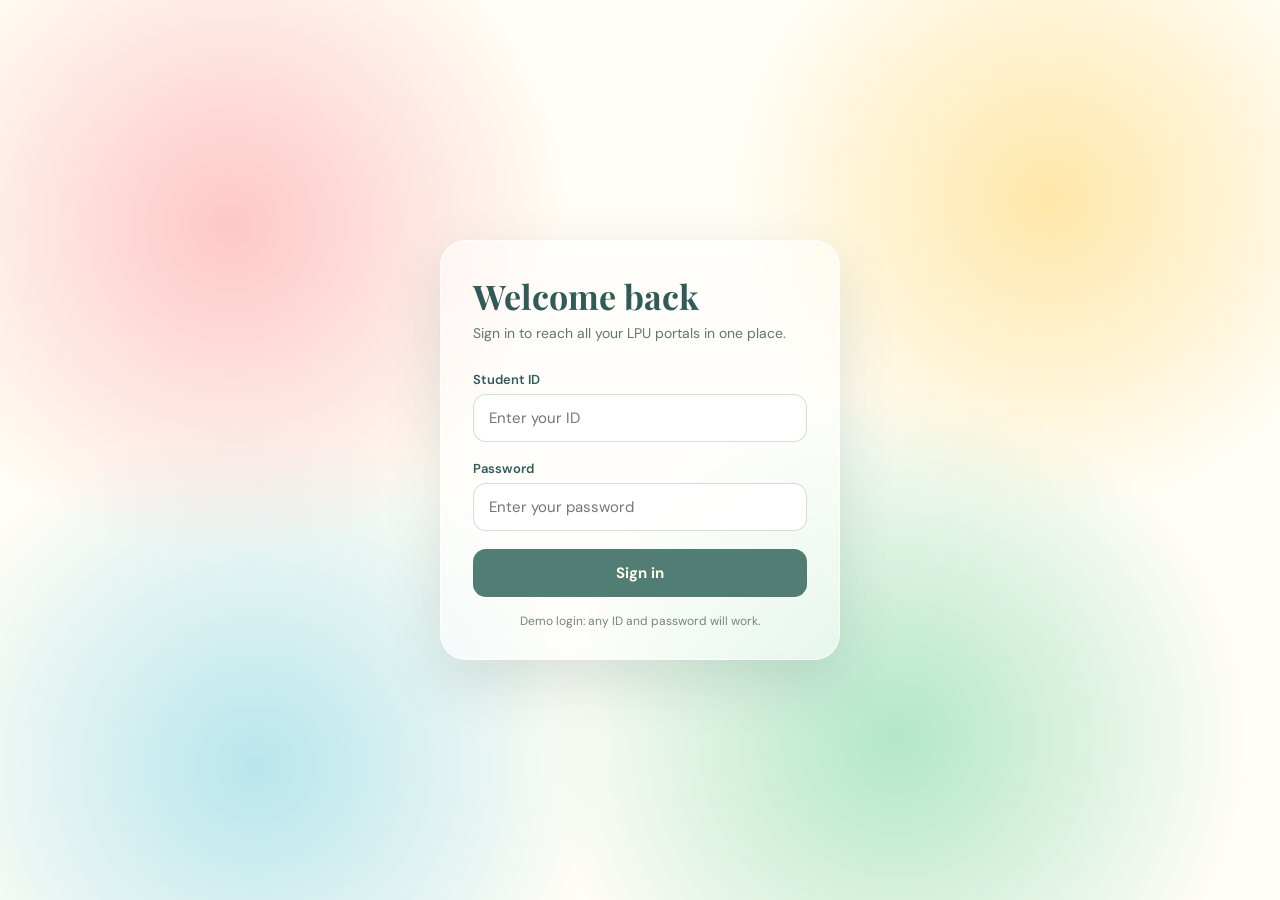
<file: index.html>
<!DOCTYPE html>
<html lang="en">
<head>
<meta charset="UTF-8">
<meta name="viewport" content="width=device-width, initial-scale=1.0">
<title>Student Login | LPU Portal Hub</title>
<link rel="stylesheet" href="background-effects.css">
<link rel="stylesheet" href="site.css">
</head>
<body class="site bg-blobs">
<main class="login-wrap">
  <section class="login-card">
    <h1>Welcome back</h1>
    <p class="sub">Sign in to reach all your LPU portals in one place.</p>
    <form id="loginForm" action="portals.html">
      <label for="uid">Student ID</label>
      <input id="uid" name="uid" type="text" autocomplete="username" placeholder="Enter your ID">
      <label for="pwd">Password</label>
      <input id="pwd" name="pwd" type="password" autocomplete="current-password" placeholder="Enter your password">
      <button class="btn" type="submit">Sign in</button>
    </form>
    <p class="hint">Demo login: any ID and password will work.</p>
  </section>
</main>
<script>
document.getElementById('loginForm').addEventListener('submit',function(e){
  e.preventDefault();            // ID and password are not checked
  window.location.href='portals.html';
});
</script>
</body>
</html>
</file>
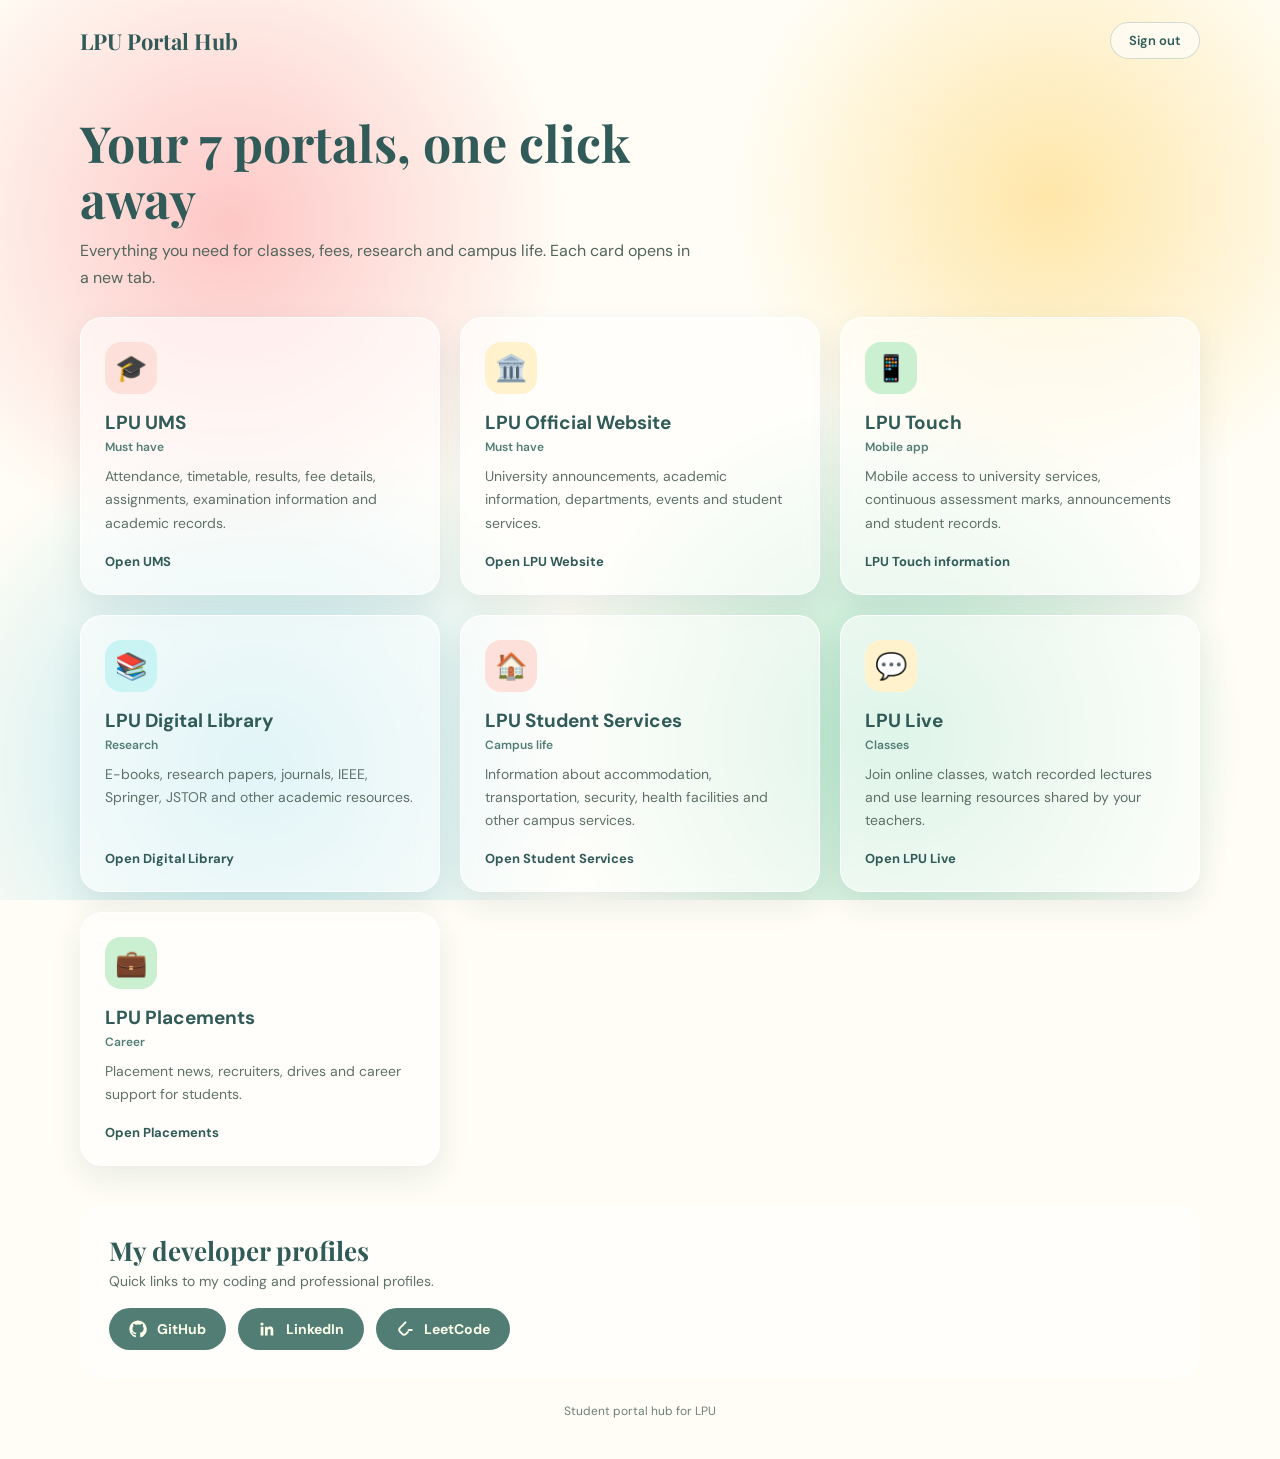
<file: portals.html>
<!DOCTYPE html>
<html lang="en">
<head>
<meta charset="UTF-8">
<meta name="viewport" content="width=device-width, initial-scale=1.0">
<title>My Portals | LPU Portal Hub</title>
<link rel="stylesheet" href="background-effects.css">
<link rel="stylesheet" href="site.css">
</head>
<body class="site bg-blobs">
<header class="top">
  <a class="brand" href="portals.html">LPU Portal Hub</a>
  <a class="logout" href="index.html">Sign out</a>
</header>
<main class="wrap">
  <section class="intro">
    <h1>Your 7 portals, one click away</h1>
    <p>Everything you need for classes, fees, research and campus life. Each card opens in a new tab.</p>
  </section>

  <section class="grid" aria-label="LPU portals">
    <a class="portal" href="https://ums.lpu.in/lpuums/" target="_blank" rel="noopener">
      <div class="icon">🎓</div><h2>LPU UMS</h2><p class="tag">Must have</p>
      <p class="d">Attendance, timetable, results, fee details, assignments, examination information and academic records.</p>
      <span class="open">Open UMS</span>
    </a>
    <a class="portal" href="https://www.lpu.in/" target="_blank" rel="noopener">
      <div class="icon">🏛️</div><h2>LPU Official Website</h2><p class="tag">Must have</p>
      <p class="d">University announcements, academic information, departments, events and student services.</p>
      <span class="open">Open LPU Website</span>
    </a>
    <a class="portal" href="https://www.lpu.in/inst-performance/lpu-touch.php" target="_blank" rel="noopener">
      <div class="icon">📱</div><h2>LPU Touch</h2><p class="tag">Mobile app</p>
      <p class="d">Mobile access to university services, continuous assessment marks, announcements and student records.</p>
      <span class="open">LPU Touch information</span>
    </a>
    <a class="portal" href="https://lpu.mapmyaccess.com/" target="_blank" rel="noopener">
      <div class="icon">📚</div><h2>LPU Digital Library</h2><p class="tag">Research</p>
      <p class="d">E-books, research papers, journals, IEEE, Springer, JSTOR and other academic resources.</p>
      <span class="open">Open Digital Library</span>
    </a>
    <a class="portal" href="https://www.lpu.in/student-services/" target="_blank" rel="noopener">
      <div class="icon">🏠</div><h2>LPU Student Services</h2><p class="tag">Campus life</p>
      <p class="d">Information about accommodation, transportation, security, health facilities and other campus services.</p>
      <span class="open">Open Student Services</span>
    </a>
    <a class="portal" href="https://lpulive.lpu.in/" target="_blank" rel="noopener">
      <div class="icon">💬</div><h2>LPU Live</h2><p class="tag">Classes</p>
      <p class="d">Join online classes, watch recorded lectures and use learning resources shared by your teachers.</p>
      <span class="open">Open LPU Live</span>
    </a>
    <a class="portal" href="https://www.lpu.in/placement/" target="_blank" rel="noopener">
      <div class="icon">💼</div><h2>LPU Placements</h2><p class="tag">Career</p>
      <p class="d">Placement news, recruiters, drives and career support for students.</p>
      <span class="open">Open Placements</span>
    </a>
  </section>

  <section class="profiles">
    <h2>My developer profiles</h2>
    <p>Quick links to my coding and professional profiles.</p>
    <div class="chips">
      <a class="chip" href="https://github.com/" target="_blank" rel="noopener">
        <svg viewBox="0 0 24 24" aria-hidden="true"><path d="M12 .5C5.7.5.5 5.7.5 12c0 5.1 3.3 9.4 7.9 10.9.6.1.8-.3.8-.6v-2c-3.2.7-3.9-1.5-3.9-1.5-.5-1.3-1.3-1.7-1.3-1.7-1-.7.1-.7.1-.7 1.2.1 1.8 1.2 1.8 1.2 1 1.8 2.7 1.3 3.4 1 .1-.8.4-1.3.7-1.6-2.6-.3-5.3-1.3-5.3-5.7 0-1.3.5-2.3 1.2-3.1-.1-.3-.5-1.5.1-3.1 0 0 1-.3 3.2 1.2a11 11 0 0 1 5.8 0c2.2-1.5 3.2-1.2 3.2-1.2.6 1.6.2 2.8.1 3.1.8.8 1.2 1.8 1.2 3.1 0 4.4-2.7 5.4-5.3 5.7.4.4.8 1.1.8 2.2v3.3c0 .3.2.7.8.6 4.6-1.5 7.9-5.8 7.9-10.9C23.5 5.7 18.3.5 12 .5z"/></svg>GitHub</a>
      <a class="chip" href="https://www.linkedin.com/" target="_blank" rel="noopener">
        <svg viewBox="0 0 24 24" aria-hidden="true"><path d="M20.400 20.500h-3.600v-5.600c0-1.300 0-3-1.800-3s-2.100 1.400-2.100 2.900v5.700H9.300V9h3.400v1.600c.5-.9 1.600-1.800 3.400-1.800 3.600 0 4.300 2.400 4.300 5.500v6.200zM5.300 7.400a2.100 2.100 0 1 1 0-4.200 2.100 2.100 0 0 1 0 4.200zM7.100 20.500H3.600V9h3.600v11.500z"/></svg>LinkedIn</a>
      <a class="chip" href="https://leetcode.com/" target="_blank" rel="noopener">
        <svg viewBox="0 0 24 24" aria-hidden="true"><path d="M13.500 2.200a1.300 1.300 0 0 0-1.800.1L4.200 10c-1.700 1.700-1.700 4.500 0 6.200l3.500 3.600c1.700 1.700 4.500 1.700 6.200 0l3-3.100a1.300 1.300 0 0 0-1.900-1.800l-3 3.100a1.800 1.800 0 0 1-2.500 0L6 14.400a2 2 0 0 1 0-2.700L13.600 4a1.300 1.300 0 0 0-.1-1.800zM16.800 12H21a1.300 1.300 0 0 1 0 2.600h-4.200a1.300 1.300 0 0 1 0-2.600z"/></svg>LeetCode</a>
    </div>
  </section>
  <footer>Student portal hub for LPU</footer>
</main>
</body>
</html>
</file>
<file: background-effects.css>
@import url('https://fonts.googleapis.com/css2?family=DM+Sans:wght@400;500;600;700&family=Playfair+Display:wght@600;700&display=swap');

/* =========================================================
   BACKGROUND EFFECTS GALLERY
   These classes are reusable. Add one class to <body>.
   Example: <body class="bg-radial-glow">
   ========================================================= */

:root {
    --ink: #315B58;
    --teal: #527D75;
    --mint: #CAF4F4;
    --cream: #FCFFE9;
    --pink: #FDE0D9;
    --green: #CAEFD1;
    --yellow: #FFF2CC;
    --muted: #73847C;
    --line: #E4ECE4;
}

* {
    box-sizing: border-box;
}

html {
    scroll-behavior: smooth;
}

body.demo-page {
    margin: 0;
    min-height: 100vh;
    font-family: 'DM Sans', sans-serif;
    color: var(--ink);
    background: #F7FBF7;
}

/* 01. PASTEL RADIAL GLOW
   Best match for the current EduTrack login background. */
.bg-radial-glow {
    background:
        radial-gradient(circle at 10% 12%, #FDE0D9, transparent 32%),
        radial-gradient(circle at 90% 88%, #CAEFD1, transparent 32%),
        #CAF4F4;
}

/* 02. PASTEL MESH GRADIENT
   Several soft colour lights overlap. */
.bg-mesh {
    background:
        radial-gradient(at 8% 15%, rgba(253, 224, 217, 0.95) 0, transparent 38%),
        radial-gradient(at 88% 12%, rgba(255, 242, 204, 0.95) 0, transparent 35%),
        radial-gradient(at 85% 88%, rgba(202, 239, 209, 0.95) 0, transparent 38%),
        radial-gradient(at 15% 90%, rgba(202, 244, 244, 0.95) 0, transparent 38%),
        #FCFFE9;
}

/* 03. AURORA GRADIENT
   A cool, atmospheric background. */
.bg-aurora {
    background:
        radial-gradient(ellipse at 15% 20%, rgba(91, 217, 194, 0.55), transparent 42%),
        radial-gradient(ellipse at 80% 15%, rgba(151, 133, 235, 0.48), transparent 40%),
        radial-gradient(ellipse at 55% 95%, rgba(65, 145, 190, 0.5), transparent 45%),
        #142B3A;
}

/* 04. FLOATING COLOUR BLOBS
   Soft blurred shapes made with multiple gradients. */
.bg-blobs {
    background:
        radial-gradient(circle at 18% 25%, rgba(253, 190, 190, 0.85), transparent 27%),
        radial-gradient(circle at 82% 22%, rgba(255, 225, 150, 0.8), transparent 25%),
        radial-gradient(circle at 70% 82%, rgba(165, 226, 195, 0.85), transparent 30%),
        radial-gradient(circle at 20% 85%, rgba(166, 224, 235, 0.8), transparent 27%),
        #FFFDF5;
}

/* 05. MINIMAL GRID */
.bg-grid {
    background-color: #F8FCF8;
    background-image:
        linear-gradient(rgba(82, 125, 117, 0.10) 1px, transparent 1px),
        linear-gradient(90deg, rgba(82, 125, 117, 0.10) 1px, transparent 1px);
    background-size: 32px 32px;
}

/* 06. SOFT DOT PATTERN */
.bg-dots {
    background-color: #FCFFE9;
    background-image: radial-gradient(rgba(82, 125, 117, 0.23) 1.2px, transparent 1.2px);
    background-size: 22px 22px;
}

/* 07. DIAGONAL STRIPES */
.bg-stripes {
    background-color: #F9FCF6;
    background-image: repeating-linear-gradient(
        135deg,
        rgba(82, 125, 117, 0.075) 0,
        rgba(82, 125, 117, 0.075) 1px,
        transparent 1px,
        transparent 13px
    );
}

/* 08. CONIC COLOUR SPOTLIGHT */
.bg-conic {
    background:
        conic-gradient(
            from 210deg at 50% 50%,
            #FDE0D9,
            #FFF2CC,
            #CAEFD1,
            #CAF4F4,
            #DCD6FF,
            #FDE0D9
        );
}

/* 09. GLASSMORPHISM
   Add bg-glass-stage to the page/section and glass-panel to the card. */
.bg-glass-stage {
    background:
        radial-gradient(circle at 15% 20%, #FDE0D9, transparent 30%),
        radial-gradient(circle at 85% 75%, #CAEFD1, transparent 32%),
        linear-gradient(135deg, #CAF4F4, #FFF2CC);
}

.glass-panel {
    background: rgba(255, 255, 255, 0.40);
    border: 1px solid rgba(255, 255, 255, 0.65);
    box-shadow: 0 18px 45px rgba(49, 91, 88, 0.13);
    -webkit-backdrop-filter: blur(14px);
    backdrop-filter: blur(14px);
}

/* 10. DARK NEON GLOW */
.bg-dark-neon {
    background:
        radial-gradient(circle at 18% 22%, rgba(42, 190, 176, 0.34), transparent 34%),
        radial-gradient(circle at 82% 78%, rgba(135, 93, 219, 0.38), transparent 36%),
        #101827;
}

/* 11. SUNRISE GRADIENT */
.bg-sunrise {
    background:
        linear-gradient(135deg, rgba(255, 242, 204, 0.92), transparent 55%),
        linear-gradient(35deg, #FDE0D9, #FFF7E8 55%, #F4D9E9);
}

/* 12. CORNER WASH */
.bg-corner-wash {
    background:
        radial-gradient(ellipse at top left, rgba(202, 244, 244, 0.95), transparent 48%),
        #FCFFE9;
}

/* =========================================================
   GALLERY PAGE DESIGN
   These styles only build the showcase page.
   ========================================================= */

.hero {
    position: relative;
    overflow: hidden;
    padding: 76px 20px 68px;
    text-align: center;
    background:
        radial-gradient(circle at 12% 15%, rgba(253, 224, 217, 0.95), transparent 30%),
        radial-gradient(circle at 90% 85%, rgba(202, 239, 209, 0.95), transparent 32%),
        #CAF4F4;
}

.hero::after {
    content: "";
    position: absolute;
    width: 260px;
    height: 260px;
    right: -100px;
    top: -130px;
    border: 1px solid rgba(82, 125, 117, 0.13);
    border-radius: 50%;
    box-shadow: 0 0 0 25px rgba(255,255,255,0.10), 0 0 0 50px rgba(255,255,255,0.08);
    pointer-events: none;
}

.eyebrow {
    margin: 0 0 10px;
    color: var(--teal);
    font-size: 11px;
    font-weight: 700;
    letter-spacing: 2px;
}

.hero h1,
.intro-row h2,
.how-to h2 {
    margin: 0;
    color: var(--ink);
    font-family: 'Playfair Display', serif;
    font-weight: 700;
}

.hero h1 {
    font-size: clamp(34px, 6vw, 54px);
    line-height: 1.12;
}

.hero-copy {
    max-width: 610px;
    margin: 17px auto 23px;
    color: #62766E;
    font-size: 15px;
    line-height: 1.8;
}

.hero-link {
    display: inline-flex;
    gap: 10px;
    align-items: center;
    padding: 12px 19px;
    color: var(--cream);
    background: var(--teal);
    border-radius: 999px;
    text-decoration: none;
    font-size: 13px;
    font-weight: 700;
    transition: 0.2s ease;
}

.hero-link:hover {
    background: var(--ink);
    transform: translateY(-2px);
}

.page-wrap {
    width: min(1120px, calc(100% - 36px));
    margin: 0 auto;
}

.intro-row {
    display: flex;
    align-items: end;
    justify-content: space-between;
    gap: 20px;
    padding: 48px 0 22px;
}

.intro-row h2,
.how-to h2 {
    font-size: clamp(25px, 3vw, 32px);
}

.intro-note {
    max-width: 360px;
    margin: 0;
    color: var(--muted);
    font-size: 13px;
    line-height: 1.7;
}

.effect-grid {
    display: grid;
    grid-template-columns: repeat(3, minmax(0, 1fr));
    gap: 22px;
}

.effect-card {
    overflow: hidden;
    background: rgba(252, 255, 233, 0.94);
    border: 1px solid rgba(82, 125, 117, 0.10);
    border-radius: 20px;
    box-shadow: 0 10px 28px rgba(49, 91, 88, 0.08);
    transition: transform 0.22s ease, box-shadow 0.22s ease;
}

.effect-card:hover {
    transform: translateY(-4px);
    box-shadow: 0 16px 34px rgba(49, 91, 88, 0.13);
}

.preview {
    display: grid;
    min-height: 205px;
    place-items: center;
    padding: 22px;
}

.preview-radial { background:
    radial-gradient(circle at 10% 12%, #FDE0D9, transparent 34%),
    radial-gradient(circle at 90% 88%, #CAEFD1, transparent 34%), #CAF4F4; }
.preview-mesh { background:
    radial-gradient(at 8% 15%, #FDE0D9 0, transparent 38%),
    radial-gradient(at 88% 12%, #FFF2CC 0, transparent 35%),
    radial-gradient(at 85% 88%, #CAEFD1 0, transparent 38%),
    radial-gradient(at 15% 90%, #CAF4F4 0, transparent 38%), #FCFFE9; }
.preview-aurora { background:
    radial-gradient(ellipse at 15% 20%, rgba(91,217,194,.7), transparent 42%),
    radial-gradient(ellipse at 80% 15%, rgba(151,133,235,.65), transparent 40%),
    radial-gradient(ellipse at 55% 95%, rgba(65,145,190,.65), transparent 45%), #142B3A; }
.preview-blobs { background:
    radial-gradient(circle at 18% 25%, #FDC9C9 0, transparent 28%),
    radial-gradient(circle at 82% 22%, #FFE5A5 0, transparent 27%),
    radial-gradient(circle at 70% 82%, #BCE8C8 0, transparent 30%),
    radial-gradient(circle at 20% 85%, #BDEBF0 0, transparent 28%), #FFFDF5; }
.preview-grid { background-color: #F8FCF8; background-image:
    linear-gradient(rgba(82,125,117,.13) 1px, transparent 1px),
    linear-gradient(90deg, rgba(82,125,117,.13) 1px, transparent 1px);
    background-size: 25px 25px; }
.preview-dots { background-color: #FCFFE9; background-image:
    radial-gradient(rgba(82,125,117,.32) 1.4px, transparent 1.4px); background-size: 19px 19px; }
.preview-stripes { background-color: #F9FCF6; background-image:
    repeating-linear-gradient(135deg, rgba(82,125,117,.10) 0, rgba(82,125,117,.10) 1px, transparent 1px, transparent 12px); }
.preview-conic { background: conic-gradient(from 210deg, #FDE0D9, #FFF2CC, #CAEFD1, #CAF4F4, #DCD6FF, #FDE0D9); }
.preview-glass { background:
    radial-gradient(circle at 15% 20%, #FDE0D9, transparent 34%),
    radial-gradient(circle at 85% 75%, #CAEFD1, transparent 34%),
    linear-gradient(135deg, #CAF4F4, #FFF2CC); }
.preview-dark { background:
    radial-gradient(circle at 18% 22%, rgba(42,190,176,.45), transparent 34%),
    radial-gradient(circle at 82% 78%, rgba(135,93,219,.48), transparent 36%), #101827; }
.preview-sunrise { background:
    linear-gradient(135deg, rgba(255,242,204,.92), transparent 55%),
    linear-gradient(35deg, #FDE0D9, #FFF7E8 55%, #F4D9E9); }
.preview-corner { background:
    radial-gradient(ellipse at top left, rgba(202,244,244,.98), transparent 50%), #FCFFE9; }

.sample-panel {
    display: flex;
    width: min(100%, 255px);
    min-height: 125px;
    flex-direction: column;
    align-items: center;
    justify-content: center;
    gap: 7px;
    padding: 17px;
    text-align: center;
    background: rgba(252, 255, 233, 0.80);
    border: 1px solid rgba(255,255,255,.85);
    border-radius: 17px;
    box-shadow: 0 10px 25px rgba(49,91,88,.10);
    -webkit-backdrop-filter: blur(8px);
    backdrop-filter: blur(8px);
}

.sample-panel strong,
.glass-panel strong {
    color: var(--ink);
    font-family: 'Playfair Display', serif;
    font-size: 21px;
}

.sample-panel > span:last-child,
.glass-panel > span:last-child {
    color: #6E8078;
    font-size: 11px;
}

.mini-tag {
    color: var(--teal);
    font-size: 9px;
    font-weight: 700;
    letter-spacing: 1.3px;
}

.sample-panel-dark {
    background: rgba(15, 30, 43, 0.55);
    border-color: rgba(255,255,255,.22);
}

.sample-panel-dark strong,
.sample-panel-dark > span:last-child {
    color: #F5FFF9;
}

.sample-panel-dark .mini-tag {
    color: #A8E8D8;
}

.glass-panel {
    display: flex;
    width: min(100%, 255px);
    min-height: 125px;
    flex-direction: column;
    align-items: center;
    justify-content: center;
    gap: 8px;
    padding: 17px;
    border-radius: 17px;
    text-align: center;
}

.card-info {
    padding: 18px 19px 20px;
}

.card-info h3 {
    margin: 0 0 9px;
    color: var(--ink);
    font-size: 15px;
    line-height: 1.4;
}

.card-title-row {
    display: flex;
    align-items: center;
    justify-content: space-between;
    flex-wrap: wrap;
    gap: 7px;
}

.level {
    padding: 5px 8px;
    color: #527D75;
    background: #E7F4E9;
    border-radius: 999px;
    font-size: 8px;
    font-weight: 700;
    letter-spacing: .6px;
}

.card-info p {
    min-height: 59px;
    margin: 0 0 14px;
    color: var(--muted);
    font-size: 12px;
    line-height: 1.7;
}

.card-info code,
.how-to code {
    padding: 5px 8px;
    color: #315B58;
    background: #EAF5EE;
    border: 1px solid #D8E7D9;
    border-radius: 7px;
    font-size: 11px;
}

.plus-note {
    color: var(--muted);
    font-size: 10px;
}

.how-to {
    margin: 48px 0 28px;
    padding: 30px;
    background: #FCFFE9;
    border: 1px solid rgba(82,125,117,.12);
    border-radius: 22px;
    box-shadow: 0 12px 32px rgba(49,91,88,.07);
}

.how-to .eyebrow {
    margin-bottom: 8px;
}

.how-to > p:not(.eyebrow) {
    color: var(--muted);
    font-size: 13px;
    line-height: 1.8;
}

.how-to pre {
    overflow-x: auto;
    margin: 12px 0 18px;
    padding: 15px 17px;
    color: #E8FFF5;
    background: #243F3C;
    border-radius: 12px;
    line-height: 1.7;
}

.how-to pre code {
    padding: 0;
    color: inherit;
    background: none;
    border: 0;
    font-size: 12px;
}

.how-to .tip {
    margin-top: 20px;
    padding: 12px 15px;
    color: #52665D;
    background: #F1F7E8;
    border-left: 3px solid #8BB8A5;
    border-radius: 8px;
}

.footer {
    padding: 0 0 28px;
    color: #89978F;
    font-size: 11px;
    text-align: center;
}

@media (max-width: 900px) {
    .effect-grid {
        grid-template-columns: repeat(2, minmax(0, 1fr));
    }
}

@media (max-width: 600px) {
    .hero {
        padding: 58px 18px 52px;
    }

    .page-wrap {
        width: min(100% - 26px, 500px);
    }

    .intro-row {
        display: block;
        padding-top: 36px;
    }

    .intro-note {
        margin-top: 12px;
    }

    .effect-grid {
        grid-template-columns: 1fr;
        gap: 17px;
    }

    .preview {
        min-height: 190px;
    }

    .card-info p {
        min-height: 0;
    }

    .how-to {
        padding: 23px 19px;
        margin-top: 34px;
    }
}
</file>
<file: site.css>
/* Page styles. Background comes from background-effects.css (.bg-blobs) */
body.site{margin:0;min-height:100vh;font-family:'DM Sans',sans-serif;color:var(--ink);background-attachment:fixed}
a{color:inherit}
:focus-visible{outline:3px solid var(--ink);outline-offset:3px}

/* ---------- Login ---------- */
.login-wrap{min-height:100vh;display:grid;place-items:center;padding:24px}
.login-card{width:min(100%,400px);padding:36px 32px 30px;background:rgba(255,255,255,.55);border:1px solid rgba(255,255,255,.8);border-radius:26px;box-shadow:0 22px 55px rgba(49,91,88,.16);-webkit-backdrop-filter:blur(16px);backdrop-filter:blur(16px)}
.login-card h1{margin:0 0 6px;font-family:'Playfair Display',serif;font-size:34px;line-height:1.15}
.login-card .sub{margin:0 0 26px;color:#62766E;font-size:14px;line-height:1.6}
label{display:block;margin:0 0 6px;font-size:13px;font-weight:600}
input{width:100%;margin-bottom:18px;padding:13px 15px;font:inherit;font-size:15px;color:var(--ink);background:rgba(255,255,255,.85);border:1.5px solid rgba(82,125,117,.25);border-radius:13px}
input:focus{outline:none;border-color:var(--teal);box-shadow:0 0 0 4px rgba(82,125,117,.18)}
.btn{width:100%;padding:14px;font:inherit;font-size:15px;font-weight:700;color:var(--cream);background:var(--teal);border:0;border-radius:13px;cursor:pointer;transition:background .2s,transform .2s}
.btn:hover{background:var(--ink);transform:translateY(-2px)}
.hint{margin:16px 0 0;font-size:12px;color:var(--muted);text-align:center}

/* ---------- Portals ---------- */
.top{display:flex;align-items:center;justify-content:space-between;gap:16px;width:min(1120px,calc(100% - 36px));margin:0 auto;padding:22px 0}
.brand{font-family:'Playfair Display',serif;font-size:22px;font-weight:700;text-decoration:none}
.logout{padding:9px 18px;font-size:13px;font-weight:600;text-decoration:none;background:rgba(255,255,255,.6);border:1px solid rgba(82,125,117,.25);border-radius:999px}
.logout:hover{background:#fff}
.wrap{width:min(1120px,calc(100% - 36px));margin:0 auto;padding-bottom:40px}
.intro{padding:34px 0 26px;max-width:620px}
.intro h1{margin:0 0 10px;font-family:'Playfair Display',serif;font-size:clamp(32px,5.5vw,50px);line-height:1.12}
.intro p{margin:0;color:#52665D;font-size:16px;line-height:1.7}
.grid{display:grid;grid-template-columns:repeat(3,minmax(0,1fr));gap:20px}
.portal{display:flex;flex-direction:column;padding:24px;text-decoration:none;background:rgba(255,255,255,.58);border:1px solid rgba(255,255,255,.85);border-radius:22px;box-shadow:0 12px 30px rgba(49,91,88,.10);-webkit-backdrop-filter:blur(10px);backdrop-filter:blur(10px);transition:transform .22s,box-shadow .22s,background .22s}
.portal:hover{transform:translateY(-5px);background:rgba(255,255,255,.8);box-shadow:0 18px 38px rgba(49,91,88,.16)}
.icon{display:grid;place-items:center;width:52px;height:52px;margin-bottom:16px;font-size:26px;border-radius:16px}
.portal:nth-child(1) .icon{background:var(--pink)}
.portal:nth-child(2) .icon{background:var(--yellow)}
.portal:nth-child(3) .icon{background:var(--green)}
.portal:nth-child(4) .icon{background:var(--mint)}
.portal:nth-child(5) .icon{background:var(--pink)}
.portal:nth-child(6) .icon{background:var(--yellow)}
.portal:nth-child(7) .icon{background:var(--green)}
.portal h2{margin:0 0 4px;font-size:19px}
.portal .tag{margin:0 0 10px;font-size:12px;font-weight:600;color:var(--teal)}
.portal p.d{margin:0 0 18px;flex:1;color:#5E7169;font-size:14px;line-height:1.65}
.open{font-size:13px;font-weight:700}
.portal.live{background:rgba(255,255,255,.58)}
.profiles{margin-top:40px;padding:26px 28px;background:rgba(255,255,255,.5);border:1px solid rgba(255,255,255,.85);border-radius:22px;-webkit-backdrop-filter:blur(10px);backdrop-filter:blur(10px)}
.profiles h2{margin:0 0 4px;font-family:'Playfair Display',serif;font-size:26px}
.profiles>p{margin:0 0 18px;color:#5E7169;font-size:14px}
.chips{display:flex;flex-wrap:wrap;gap:12px}
.chip{display:inline-flex;align-items:center;gap:10px;padding:12px 20px;font-size:14px;font-weight:700;text-decoration:none;color:var(--cream);background:var(--teal);border-radius:999px;transition:background .2s,transform .2s}
.chip:hover{background:var(--ink);transform:translateY(-2px)}
.chip svg{width:18px;height:18px;fill:currentColor}
footer{padding:26px 0 0;font-size:12px;color:#6E8078;text-align:center}
@media(max-width:900px){.grid{grid-template-columns:repeat(2,minmax(0,1fr))}}
@media(max-width:600px){.grid{grid-template-columns:1fr}.profiles{padding:22px 18px}}
@media(prefers-reduced-motion:reduce){*{transition:none!important}}
</file>
